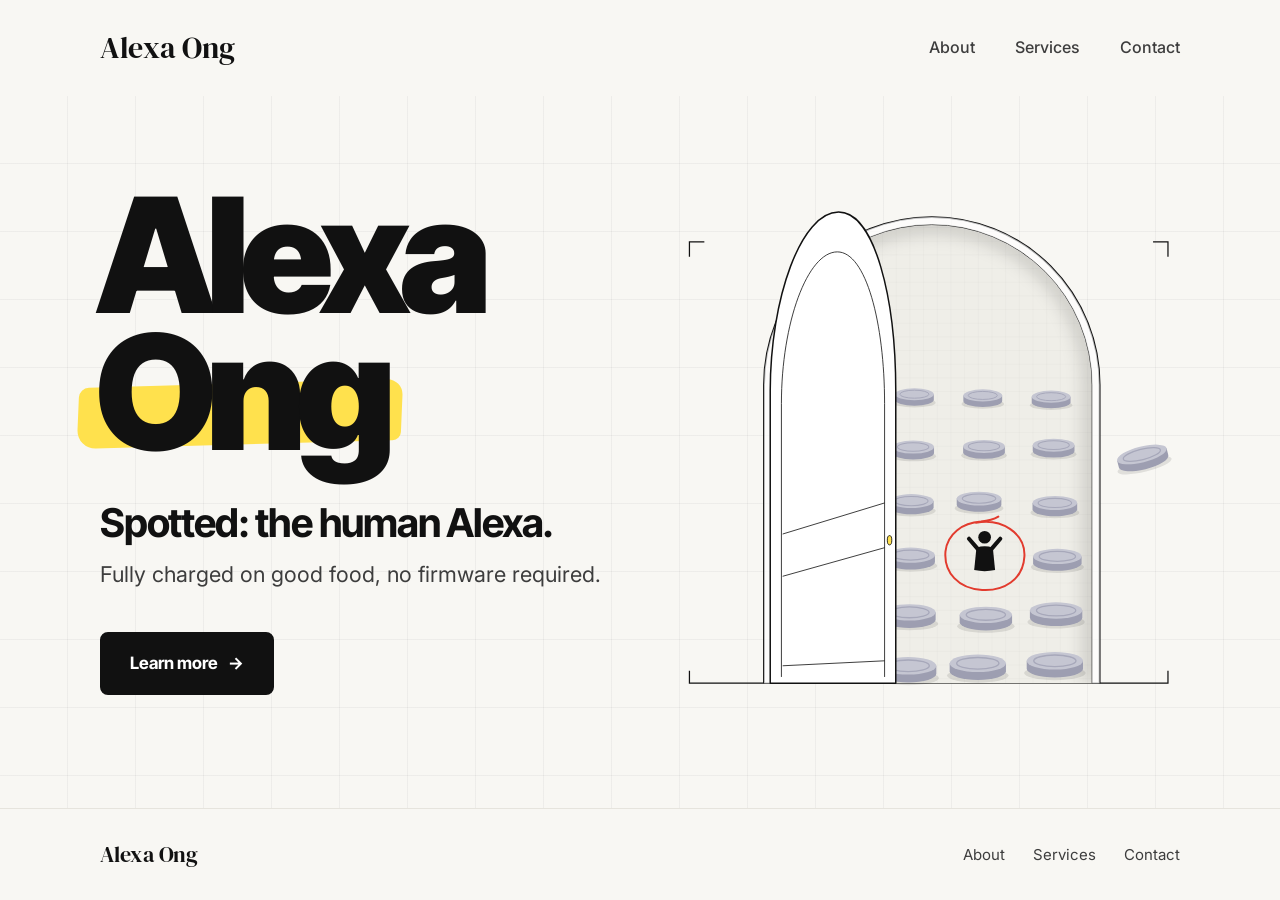
<file: index.html>
<!doctype html>
<html lang="en">
<head>
  <meta charset="utf-8">
  <meta name="viewport" content="width=device-width, initial-scale=1">
  <title>Alexa Ong | Strategy, investing &amp; BizOps</title>
  <meta name="description" content="Alexa Ong: strategy consultant turned public-markets investor turned BizOps operator. Career and operator coaching for people working across strategy, investing and operations.">
  <meta property="og:title" content="Alexa Ong | Strategy, investing &amp; BizOps">
  <meta property="og:description" content="Spotted: the human Alexa. Strategy, investing and BizOps, plus coaching and consulting.">
  <meta property="og:type" content="website">
  <link rel="icon" href="data:image/svg+xml,%3Csvg xmlns='http://www.w3.org/2000/svg' viewBox='0 0 32 32'%3E%3Crect width='32' height='32' rx='7' fill='%23ffe14d'/%3E%3Ctext x='16' y='23' font-family='Georgia,serif' font-size='20' text-anchor='middle' fill='%23111'%3EA%3C/text%3E%3C/svg%3E">
  <link rel="preconnect" href="https://fonts.googleapis.com">
  <link rel="preconnect" href="https://fonts.gstatic.com" crossorigin>
  <link href="https://fonts.googleapis.com/css2?family=Caveat:wght@600&family=DM+Serif+Display&family=Inter+Tight:wght@600;700;800;900&family=Inter:wght@400;500;600&display=swap" rel="stylesheet">
  <link rel="stylesheet" href="css/base.css?v=2">
  <link rel="stylesheet" href="css/home.css?v=2">
</head>
<body class="page-home">
  <a class="skip-link" href="#main">Skip to content</a>

  <header class="site-header">
    <div class="container">
      <a class="wordmark" href="index.html">Alexa Ong</a>
      <button class="nav-toggle" aria-expanded="false" aria-controls="site-nav" aria-label="Menu"><span class="nav-toggle-bars"></span></button>
      <nav class="site-nav" id="site-nav" aria-label="Main">
        <ul class="nav-list">
          <li><a href="about.html"><span class="nav-label">About</span></a></li>
          <li><a href="services.html"><span class="nav-label">Services</span><span class="nav-tag">work with me</span></a></li>
          <li><a href="contact.html"><span class="nav-label">Contact</span><span class="nav-tag">say hi</span></a></li>
        </ul>
      </nav>
    </div>
  </header>

  <main id="main" class="grid-bg">
    <section class="hero">
      <div class="container">
        <div class="hero-copy">
          <h1 class="hero-name"><span>Alexa</span><span class="hl">Ong</span></h1>
          <p class="tagline">
            <strong>Spotted: the human Alexa.</strong>
            <span>Fully charged on good food, no firmware required.</span>
          </p>
          <a class="btn" href="about.html">Learn more <span class="arrow" aria-hidden="true">→</span></a>
        </div>

        <div class="door-art">
          <svg viewBox="0 0 810 820" role="img" aria-labelledby="art-title">
            <title id="art-title">An open arched doorway full of identical grey smart-speaker pucks, with one human standing among them, circled in red.</title>
            <defs>
              <pattern id="room-grid" width="22" height="22" patternUnits="userSpaceOnUse">
                <path d="M22 0H0V22" fill="none" stroke="rgba(17,17,17,.07)" stroke-width="1"/>
              </pattern>
              <clipPath id="room-clip">
                <path d="M152 800V320A258 258 0 0 1 668 320V800Z"/>
              </clipPath>
              <filter id="soft" x="-20%" y="-20%" width="140%" height="140%">
                <feGaussianBlur stdDeviation="12"/>
              </filter>
              <symbol id="puck" overflow="visible"><g transform="scale(1.22)">
                <ellipse cx="0" cy="14" rx="35" ry="8" fill="rgba(17,17,17,.10)"/>
                <path d="M-32 0V9A32 10 0 0 0 32 9V0Z" fill="#9d9eb1"/>
                <ellipse cx="0" cy="0" rx="32" ry="10" fill="#c5c6d2"/>
                <ellipse cx="0" cy="0" rx="24" ry="6.6" fill="none" stroke="#a7a8ba" stroke-width="1.6"/>
              </g></symbol>
            </defs>

            <!-- Crop marks + floor -->
            <g fill="none" stroke="#111" stroke-width="2">
              <path d="M20 114V90H44"/>
              <path d="M766 90H790V114"/>
              <path d="M20 780V800H790V780"/>
            </g>

            <!-- Room -->
            <path d="M152 800V320A258 258 0 0 1 668 320V800Z" fill="#efeee8"/>
            <g clip-path="url(#room-clip)">
              <rect x="140" y="40" width="540" height="770" fill="url(#room-grid)"/>
              <path d="M152 800V320A258 258 0 0 1 668 320V800" fill="none" stroke="rgba(17,17,17,.13)" stroke-width="34" filter="url(#soft)"/>
            </g>

            <!-- Pucks (generic, unbranded) -->
            <g class="puck" transform="translate(382 335) scale(.8)"><use href="#puck"/><ellipse class="ring" rx="34" ry="10.4" style="animation-delay:.2s"/></g>
            <g class="puck" transform="translate(492 337) scale(.8)"><use href="#puck"/><ellipse class="ring" rx="34" ry="10.4" style="animation-delay:1.4s"/></g>
            <g class="puck" transform="translate(602 339) scale(.8)"><use href="#puck"/><ellipse class="ring" rx="34" ry="10.4" style="animation-delay:2.6s"/></g>

            <g class="puck" transform="translate(380 420) scale(.86)"><use href="#puck"/><ellipse class="ring" rx="34" ry="10.4" style="animation-delay:3.1s"/></g>
            <g class="puck" transform="translate(494 419) scale(.86)"><use href="#puck"/><ellipse class="ring" rx="34" ry="10.4" style="animation-delay:.8s"/></g>
            <g class="puck" transform="translate(606 417) scale(.86)"><use href="#puck"/><ellipse class="ring" rx="34" ry="10.4" style="animation-delay:2s"/></g>

            <g class="puck" transform="translate(377 507) scale(.92)"><use href="#puck"/><ellipse class="ring" rx="34" ry="10.4" style="animation-delay:1.7s"/></g>
            <g class="puck" transform="translate(486 503) scale(.92)"><use href="#puck"/><ellipse class="ring" rx="34" ry="10.4" style="animation-delay:3.5s"/></g>
            <g class="puck" transform="translate(608 510) scale(.92)"><use href="#puck"/><ellipse class="ring" rx="34" ry="10.4" style="animation-delay:.5s"/></g>

            <g class="puck" transform="translate(376 594) scale(1)"><use href="#puck"/><ellipse class="ring" rx="34" ry="10.4" style="animation-delay:2.3s"/></g>
            <g class="puck" transform="translate(612 596) scale(1)"><use href="#puck"/><ellipse class="ring" rx="34" ry="10.4" style="animation-delay:1.1s"/></g>

            <g class="puck" transform="translate(374 686) scale(1.08)"><use href="#puck"/><ellipse class="ring" rx="34" ry="10.4" style="animation-delay:3.8s"/></g>
            <g class="puck" transform="translate(497 690) scale(1.08)"><use href="#puck"/><ellipse class="ring" rx="34" ry="10.4" style="animation-delay:.1s"/></g>
            <g class="puck" transform="translate(610 683) scale(1.08)"><use href="#puck"/><ellipse class="ring" rx="34" ry="10.4" style="animation-delay:2.9s"/></g>

            <g class="puck" transform="translate(372 772) scale(1.16)"><use href="#puck"/><ellipse class="ring" rx="34" ry="10.4" style="animation-delay:1.9s"/></g>
            <g class="puck" transform="translate(484 768) scale(1.16)"><use href="#puck"/><ellipse class="ring" rx="34" ry="10.4" style="animation-delay:.6s"/></g>
            <g class="puck" transform="translate(608 764) scale(1.16)"><use href="#puck"/><ellipse class="ring" rx="34" ry="10.4" style="animation-delay:3.3s"/></g>

            <!-- Arch frame -->
            <path d="M140 800V320A270 270 0 0 1 680 320V800" fill="none" stroke="#111" stroke-width="3"/>
            <path d="M152 800V320A258 258 0 0 1 668 320V800" fill="none" stroke="#111" stroke-width="1.4"/>
            <path d="M140 320A270 270 0 0 1 680 320V800H668V320A258 258 0 0 0 152 320V800H140Z" fill="#fff" fill-opacity=".7"/>

            <!-- Open door -->
            <g stroke="#111" stroke-linejoin="round">
              <path d="M150 800V330C150 180 200 42 260 42C318 42 352 180 352 330V800Z" fill="#fff" stroke-width="2.4"/>
              <path d="M168 790V350C168 220 210 106 258 106C304 106 334 220 334 350V790" fill="none" stroke-width="1.3"/>
              <path d="M170 560L334 510" fill="none" stroke-width="1.3"/>
              <path d="M170 628L334 582" fill="none" stroke-width="1.3"/>
              <path d="M170 772L334 764" fill="none" stroke-width="1.3"/>
              <ellipse cx="342" cy="570" rx="3.6" ry="7.5" fill="#ffe14d" stroke-width="1.4"/>
            </g>

            <!-- One puck escaping the room -->
            <g transform="translate(748 432) rotate(-14) scale(1.05)">
              <g class="tumbler puck"><use href="#puck"/><ellipse class="ring" rx="34" ry="10.4" style="animation-delay:1.5s"/></g>
            </g>

            <!-- The human. Click me. -->
            <a href="about.html" class="human-link" aria-label="That's me. Go to About.">
              <g transform="translate(495 594)">
                <circle class="human-hit" r="68"/>
                <g transform="scale(1.2)">
                  <g class="human" fill="#111">
                    <circle cx="0" cy="-24" r="8.5"/>
                    <path d="M-11 -10Q0 -14 11 -10L14 20Q0 23 -14 20Z"/>
                    <path d="M-9 -8L-21 -22M9 -8L21 -22" stroke="#111" stroke-width="5.5" stroke-linecap="round" fill="none"/>
                  </g>
                </g>
                <path class="red-circle" d="M-14 -52C26 -60 66 -36 64 2C62 40 30 58 -4 56C-42 54 -66 28 -63 -6C-60 -34 -36 -52 -6 -54C4 -55 14 -57 22 -62"/>
                <text class="human-label" x="-4" y="98" text-anchor="middle">that's me →</text>
              </g>
            </a>
          </svg>
        </div>
      </div>
    </section>
  </main>

  <footer class="site-footer">
    <div class="container">
      <a class="wordmark" href="index.html">Alexa Ong</a>
      <ul class="footer-nav">
        <li><a href="about.html">About</a></li>
        <li><a href="services.html">Services</a></li>
        <li><a href="contact.html">Contact</a></li>
      </ul>
    </div>
  </footer>

  <script src="js/main.js?v=2"></script>
</body>
</html>
</file>
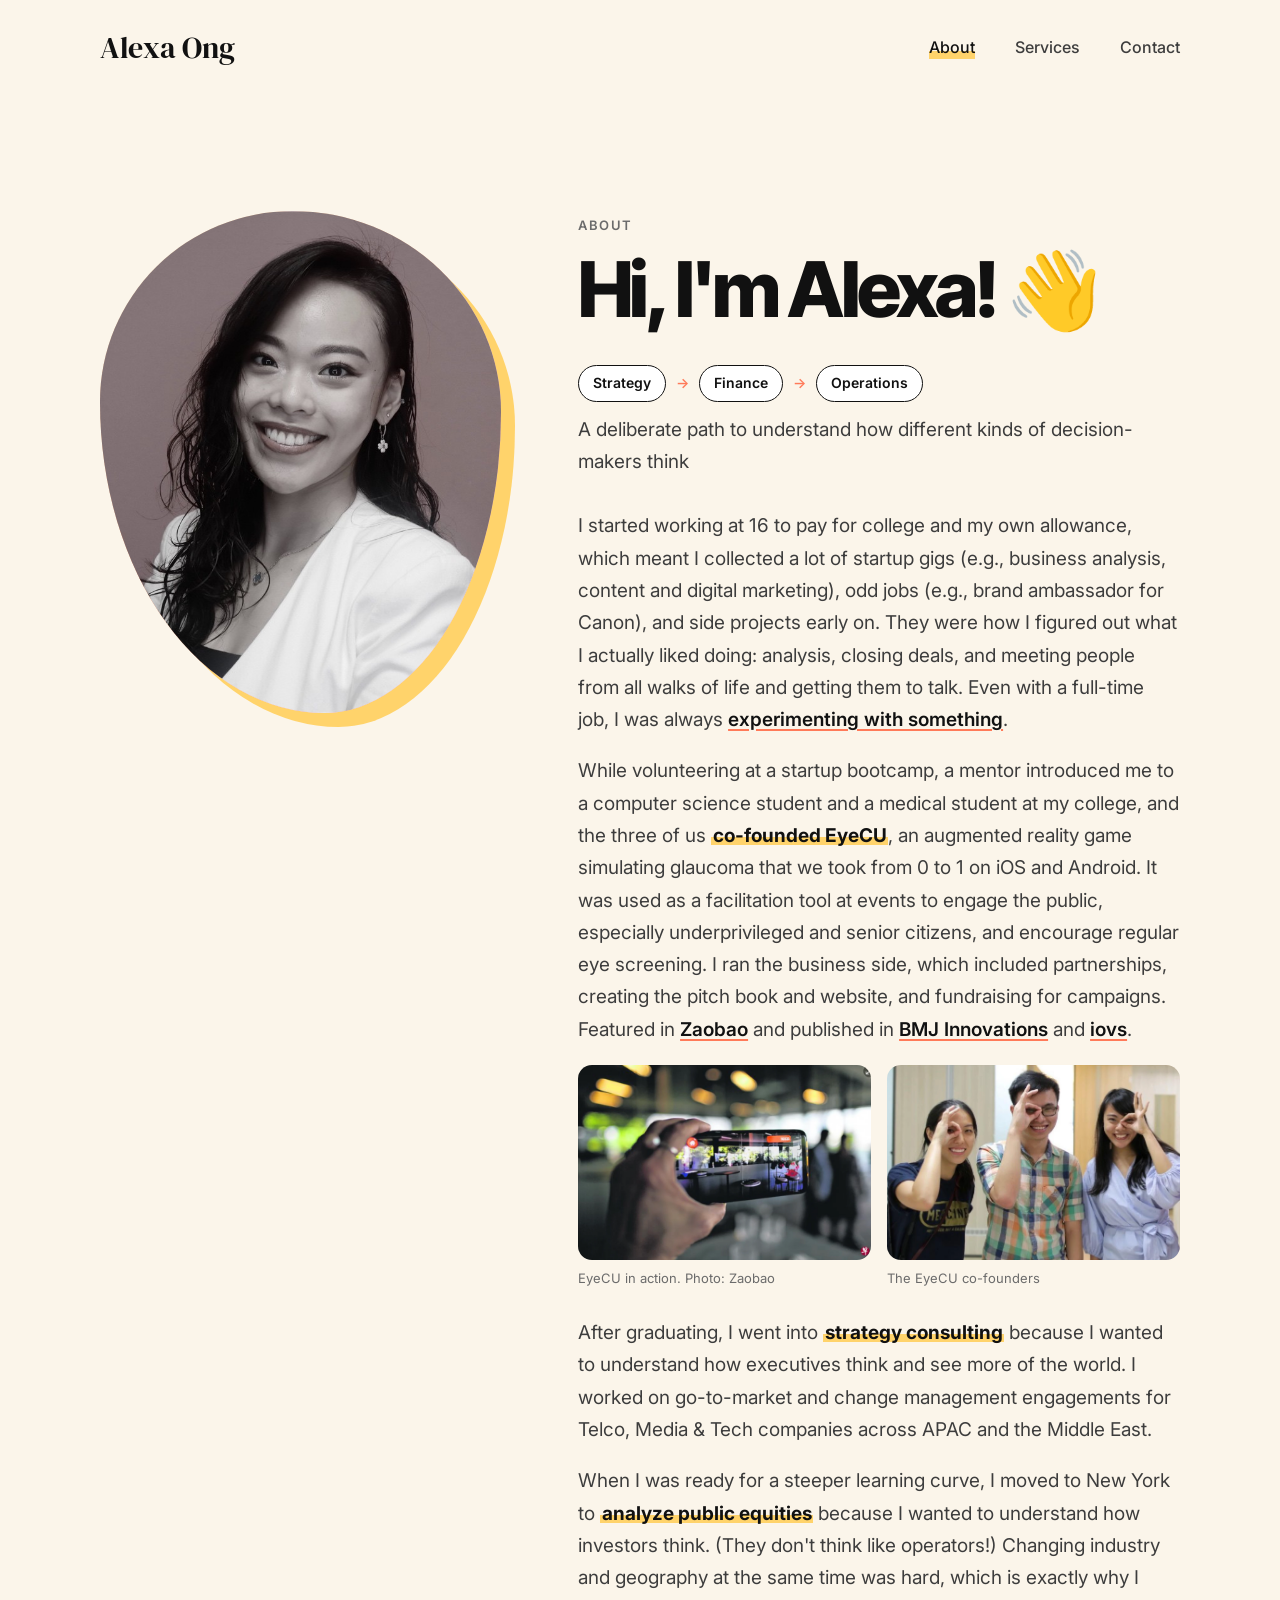
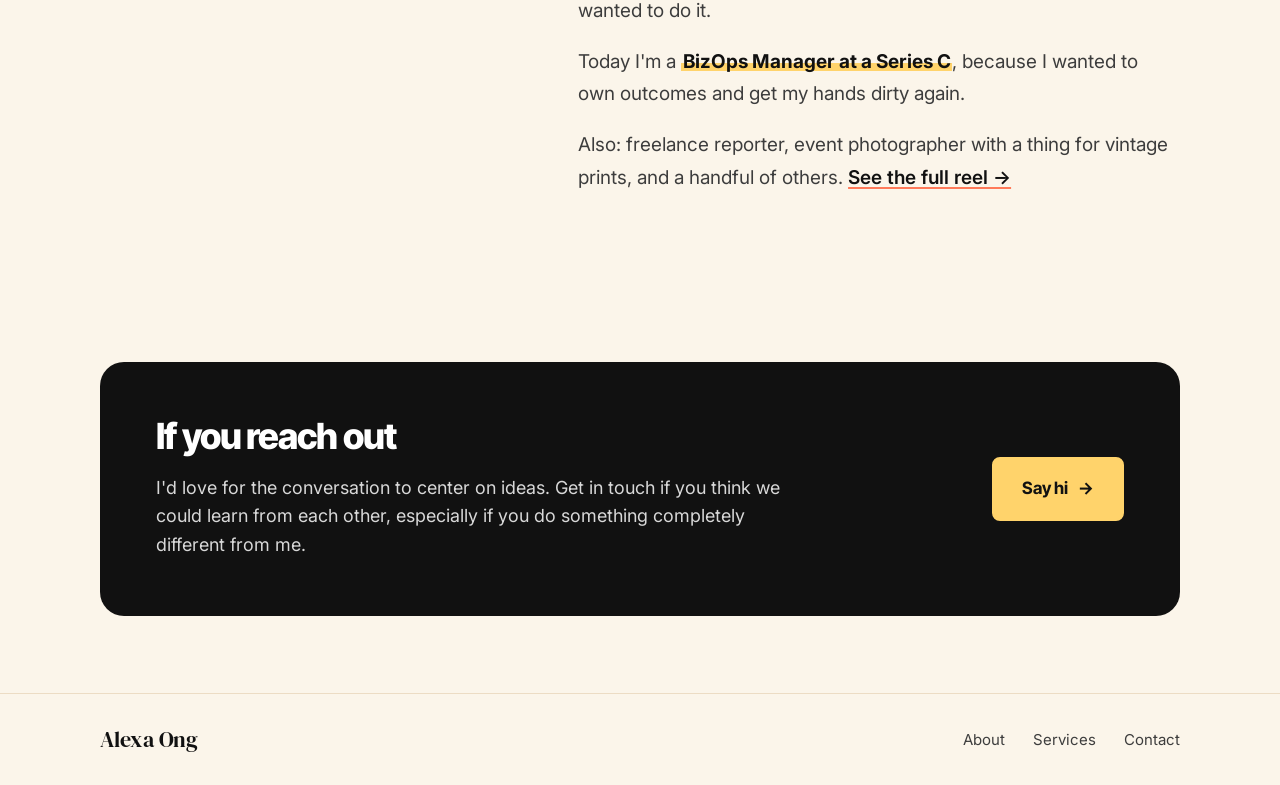
<file: about.html>
<!doctype html>
<html lang="en">
<head>
  <meta charset="utf-8">
  <meta name="viewport" content="width=device-width, initial-scale=1">
  <title>About | Alexa Ong | Strategy, investing &amp; BizOps</title>
  <meta name="description" content="About Alexa Ong: from startup side gigs at 16 to strategy consulting across APAC and the Middle East, public markets in New York, and BizOps at a Series C.">
  <meta property="og:title" content="About Alexa Ong">
  <meta property="og:description" content="Strategy → finance → operations. Alexa Ong's story, from side gigs at 16 to BizOps.">
  <meta property="og:type" content="website">
  <link rel="icon" href="data:image/svg+xml,%3Csvg xmlns='http://www.w3.org/2000/svg' viewBox='0 0 32 32'%3E%3Crect width='32' height='32' rx='7' fill='%23ffe14d'/%3E%3Ctext x='16' y='23' font-family='Georgia,serif' font-size='20' text-anchor='middle' fill='%23111'%3EA%3C/text%3E%3C/svg%3E">
  <link rel="preconnect" href="https://fonts.googleapis.com">
  <link rel="preconnect" href="https://fonts.gstatic.com" crossorigin>
  <link href="https://fonts.googleapis.com/css2?family=DM+Serif+Display&family=Inter+Tight:wght@600;700;800;900&family=Inter:wght@400;500;600&display=swap" rel="stylesheet">
  <link rel="stylesheet" href="css/base.css?v=2">
  <link rel="stylesheet" href="css/about.css?v=2">
</head>
<body class="page-about">
  <a class="skip-link" href="#main">Skip to content</a>

  <header class="site-header">
    <div class="container">
      <a class="wordmark" href="index.html">Alexa Ong</a>
      <button class="nav-toggle" aria-expanded="false" aria-controls="site-nav" aria-label="Menu"><span class="nav-toggle-bars"></span></button>
      <nav class="site-nav" id="site-nav" aria-label="Main">
        <ul class="nav-list">
          <li><a href="about.html" aria-current="page"><span class="nav-label">About</span></a></li>
          <li><a href="services.html"><span class="nav-label">Services</span><span class="nav-tag">work with me</span></a></li>
          <li><a href="contact.html"><span class="nav-label">Contact</span><span class="nav-tag">say hi</span></a></li>
        </ul>
      </nav>
    </div>
  </header>

  <main id="main">
    <section class="page-hero about-hero">
      <div class="container">
        <div class="portrait">
          <img src="assets/alexa.jpg" alt="Alexa Ong smiling, in a white blazer">
        </div>

        <div class="story">
          <span class="eyebrow">About</span>
          <h1 class="page-title">Hi, I'm Alexa! <span class="wave" aria-hidden="true">👋</span></h1>

          <ul class="path" aria-label="Career path">
            <li>Strategy</li>
            <li class="arrow" aria-hidden="true">→</li>
            <li>Finance</li>
            <li class="arrow" aria-hidden="true">→</li>
            <li>Operations</li>
          </ul>
          <p class="path-note">A deliberate path to understand how different kinds of decision-makers think</p>

          <p>I started working at 16 to pay for college and my own allowance, which meant I collected a lot of startup gigs (e.g., business analysis, content and digital marketing), odd jobs (e.g., brand ambassador for Canon), and side projects early on. They were how I figured out what I actually liked doing: analysis, closing deals, and meeting people from all walks of life and getting them to talk. Even with a full-time job, I was always <a href="reel.html">experimenting with something</a>.</p>

          <p>While volunteering at a startup bootcamp, a mentor introduced me to a computer science student and a medical student at my college, and the three of us <strong class="marker">co-founded EyeCU</strong>, an augmented reality game simulating glaucoma that we took from 0 to 1 on iOS and Android. It was used as a facilitation tool at events to engage the public, especially underprivileged and senior citizens, and encourage regular eye screening. I ran the business side, which included partnerships, creating the pitch book and website, and fundraising for campaigns. Featured in <a href="https://www.zaobao.com.sg/zlifestyle/trending/story20181017-899700" target="_blank" rel="noopener">Zaobao</a> and published in <a href="https://innovations.bmj.com/content/7/2/278" target="_blank" rel="noopener">BMJ Innovations</a> and <a href="https://iovs.arvojournals.org/article.aspx?articleid=2746090" target="_blank" rel="noopener">iovs</a>.</p>

          <div class="about-photos">
            <figure>
              <img src="assets/eyecu-app.webp" alt="A hand holding a phone running the EyeCU augmented reality game, with glaucoma-like blotches over the camera view" loading="lazy">
              <figcaption>EyeCU in action. Photo: Zaobao</figcaption>
            </figure>
            <figure>
              <img src="assets/eyecu-team.webp" alt="Alexa and her two EyeCU co-founders smiling, each making a circle over one eye with their fingers" loading="lazy">
              <figcaption>The EyeCU co-founders</figcaption>
            </figure>
          </div>

          <p>After graduating, I went into <strong class="marker">strategy consulting</strong> because I wanted to understand how executives think and see more of the world. I worked on go-to-market and change management engagements for Telco, Media &amp; Tech companies across APAC and the Middle East.</p>

          <p>When I was ready for a steeper learning curve, I moved to New York to <strong class="marker">analyze public equities</strong> because I wanted to understand how investors think. (They don't think like operators!) Changing industry and geography at the same time was hard, which is exactly why I wanted to do it.</p>

          <p>Today I'm a <strong class="marker">BizOps Manager at a Series C</strong>, because I wanted to own outcomes and get my hands dirty again.</p>

          <p>Also: freelance reporter, event photographer with a thing for vintage prints, and a handful of others. <a href="reel.html">See the full reel →</a></p>
        </div>
      </div>
    </section>

    <section class="section">
      <div class="container">
        <div class="reach-out">
          <div>
            <h2>If you reach out</h2>
            <p>I'd love for the conversation to center on ideas. Get in touch if you think we could learn from each other, especially if you do something completely different from me.</p>
          </div>
          <a class="btn" href="contact.html">Say hi <span class="arrow" aria-hidden="true">→</span></a>
        </div>
      </div>
    </section>
  </main>

  <footer class="site-footer">
    <div class="container">
      <a class="wordmark" href="index.html">Alexa Ong</a>
      <ul class="footer-nav">
        <li><a href="about.html">About</a></li>
        <li><a href="services.html">Services</a></li>
        <li><a href="contact.html">Contact</a></li>
      </ul>
    </div>
  </footer>

  <script src="js/main.js?v=2"></script>
</body>
</html>
</file>
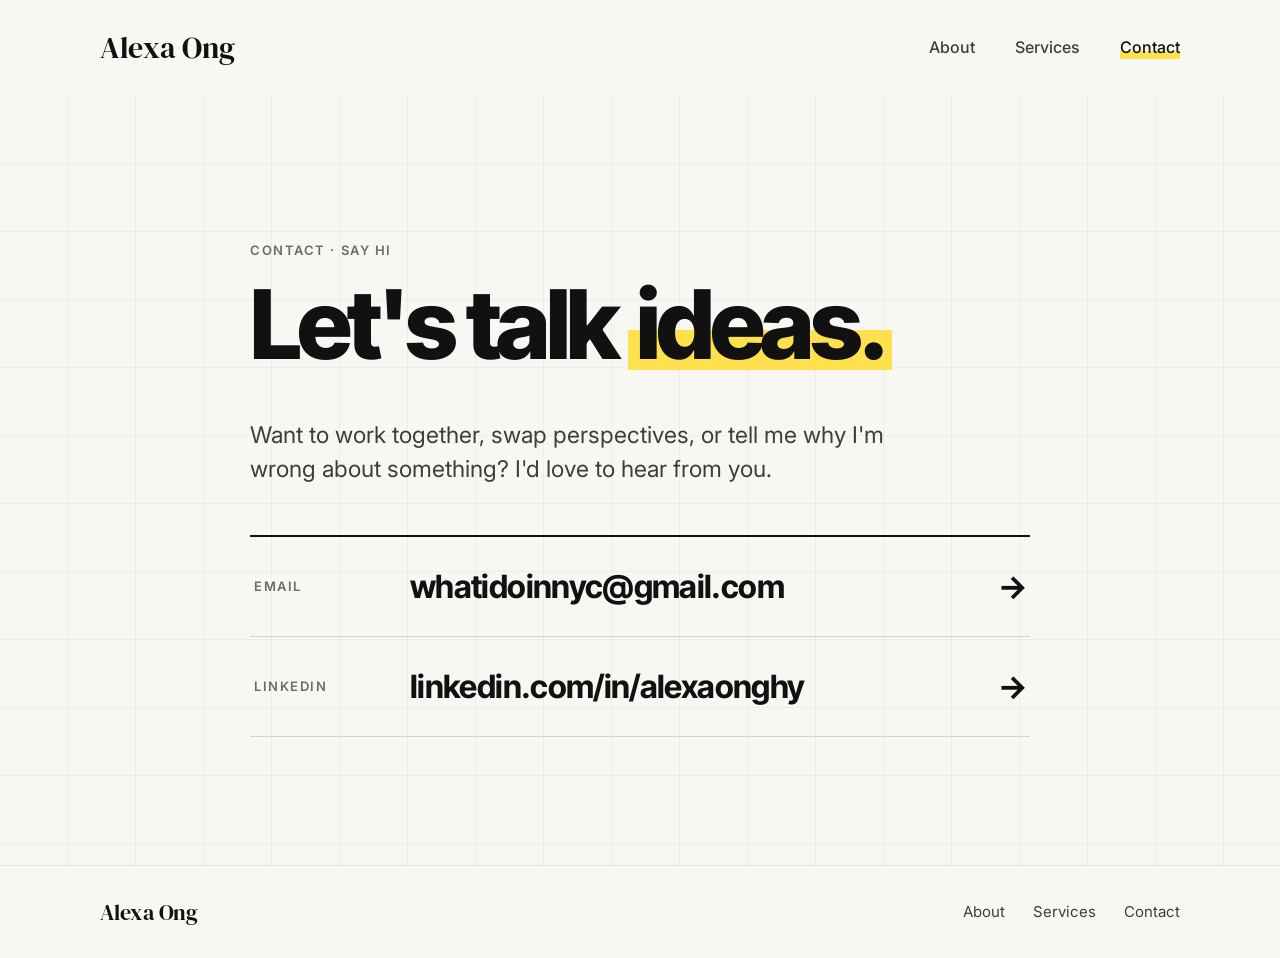
<file: contact.html>
<!doctype html>
<html lang="en">
<head>
  <meta charset="utf-8">
  <meta name="viewport" content="width=device-width, initial-scale=1">
  <title>Contact | Alexa Ong | Strategy, investing &amp; BizOps</title>
  <meta name="description" content="Get in touch with Alexa Ong to work together, swap perspectives, or talk ideas.">
  <meta property="og:title" content="Contact Alexa Ong">
  <meta property="og:description" content="Let's talk ideas.">
  <meta property="og:type" content="website">
  <link rel="icon" href="data:image/svg+xml,%3Csvg xmlns='http://www.w3.org/2000/svg' viewBox='0 0 32 32'%3E%3Crect width='32' height='32' rx='7' fill='%23ffe14d'/%3E%3Ctext x='16' y='23' font-family='Georgia,serif' font-size='20' text-anchor='middle' fill='%23111'%3EA%3C/text%3E%3C/svg%3E">
  <link rel="preconnect" href="https://fonts.googleapis.com">
  <link rel="preconnect" href="https://fonts.gstatic.com" crossorigin>
  <link href="https://fonts.googleapis.com/css2?family=DM+Serif+Display&family=Inter+Tight:wght@600;700;800;900&family=Inter:wght@400;500;600&display=swap" rel="stylesheet">
  <link rel="stylesheet" href="css/base.css?v=2">
  <link rel="stylesheet" href="css/contact.css?v=2">
</head>
<body class="page-contact">
  <a class="skip-link" href="#main">Skip to content</a>

  <header class="site-header">
    <div class="container">
      <a class="wordmark" href="index.html">Alexa Ong</a>
      <button class="nav-toggle" aria-expanded="false" aria-controls="site-nav" aria-label="Menu"><span class="nav-toggle-bars"></span></button>
      <nav class="site-nav" id="site-nav" aria-label="Main">
        <ul class="nav-list">
          <li><a href="about.html"><span class="nav-label">About</span></a></li>
          <li><a href="services.html"><span class="nav-label">Services</span><span class="nav-tag">work with me</span></a></li>
          <li><a href="contact.html" aria-current="page"><span class="nav-label">Contact</span><span class="nav-tag">say hi</span></a></li>
        </ul>
      </nav>
    </div>
  </header>

  <main id="main" class="grid-bg">
    <section class="contact">
      <div class="container">
        <span class="eyebrow">Contact · say hi</span>
        <h1 class="page-title">Let's talk <span class="marker">ideas.</span></h1>
        <p class="lede">Want to work together, swap perspectives, or tell me why I'm wrong about something? I'd love to hear from you.</p>

        <ul class="contact-links">
          <li><a href="mailto:whatidoinnyc@gmail.com"><span class="contact-kind">Email</span><span>whatidoinnyc@gmail.com</span><span class="arrow" aria-hidden="true">→</span></a></li>
          <li><a href="https://www.linkedin.com/in/alexaonghy/" target="_blank" rel="noopener"><span class="contact-kind">LinkedIn</span><span>linkedin.com/in/alexaonghy</span><span class="arrow" aria-hidden="true">→</span></a></li>
        </ul>
      </div>
    </section>
  </main>

  <footer class="site-footer">
    <div class="container">
      <a class="wordmark" href="index.html">Alexa Ong</a>
      <ul class="footer-nav">
        <li><a href="about.html">About</a></li>
        <li><a href="services.html">Services</a></li>
        <li><a href="contact.html">Contact</a></li>
      </ul>
    </div>
  </footer>

  <script src="js/main.js?v=2"></script>
</body>
</html>
</file>
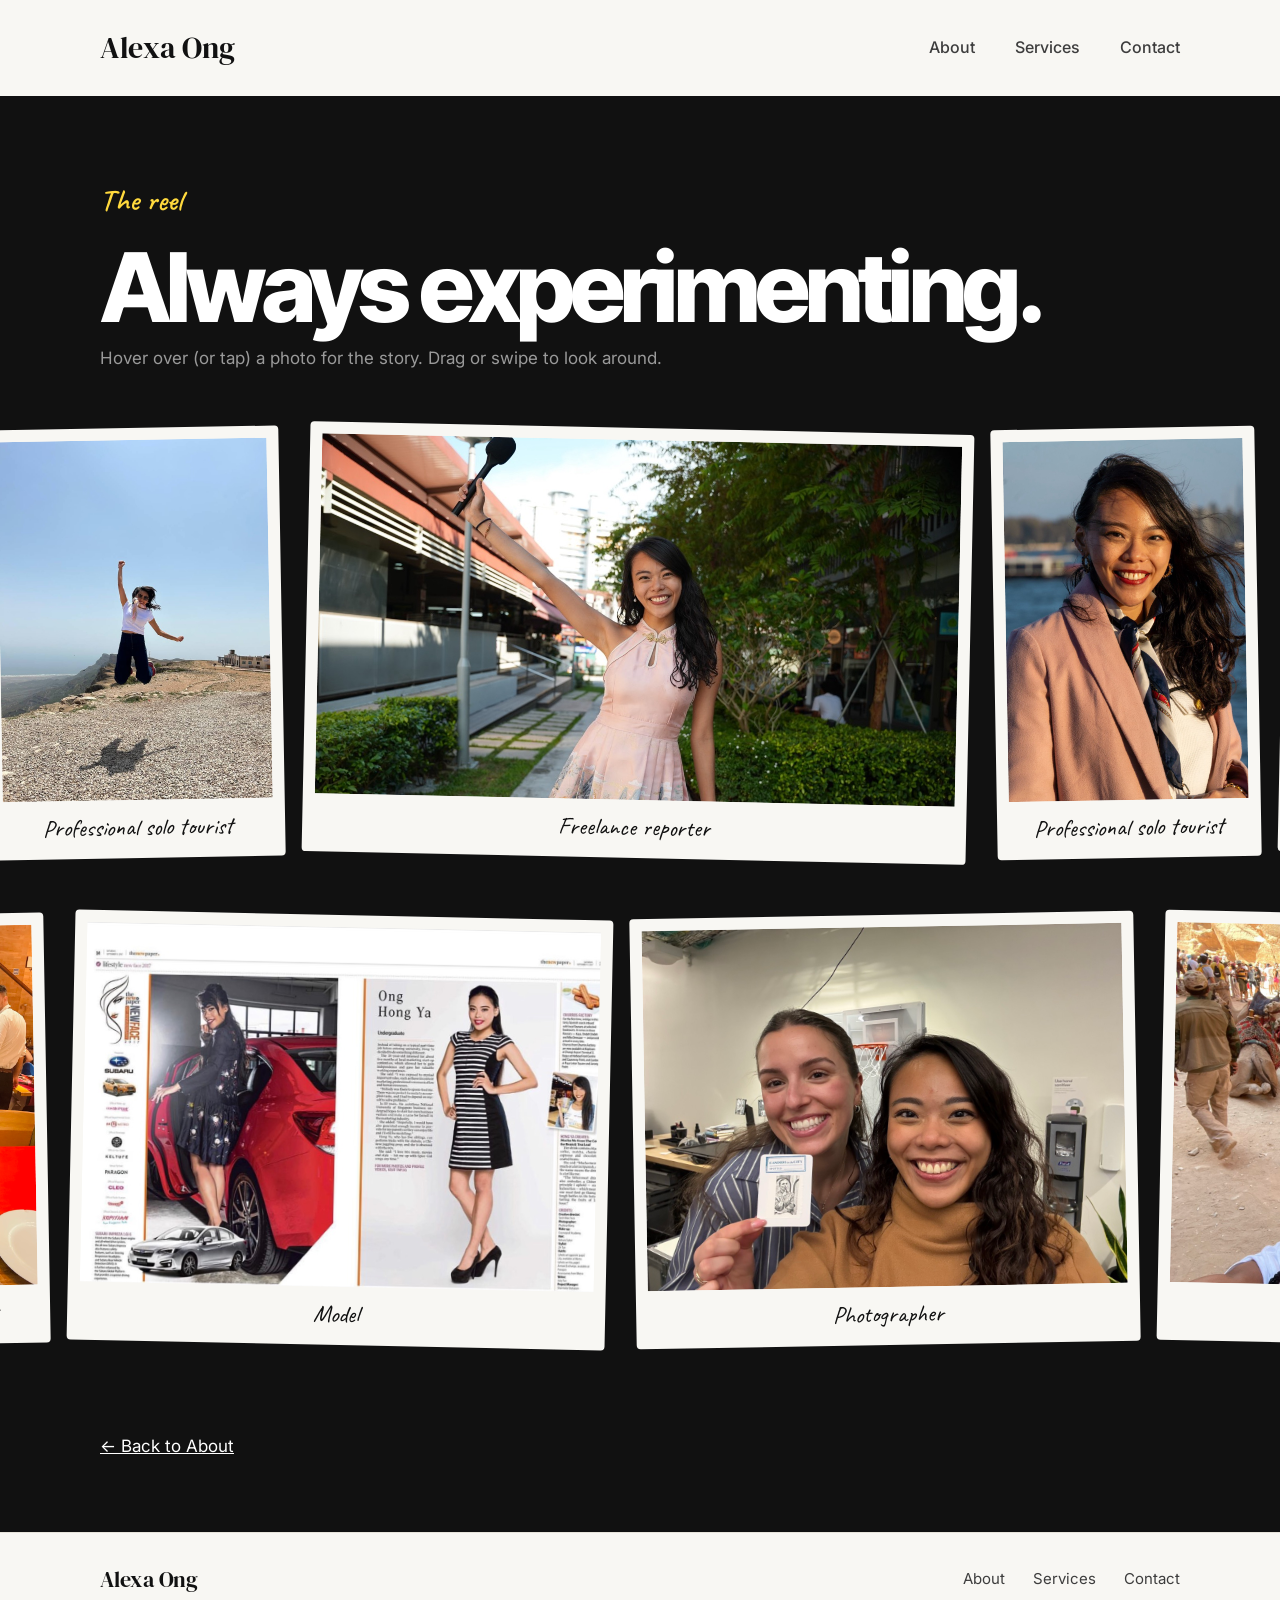
<file: reel.html>
<!doctype html>
<html lang="en">
<head>
  <meta charset="utf-8">
  <meta name="viewport" content="width=device-width, initial-scale=1">
  <title>The Reel | Alexa Ong | Strategy, investing &amp; BizOps</title>
  <meta name="description" content="A moving reel of Alexa Ong's odd jobs and side hustles.">
  <meta property="og:title" content="The Reel | Alexa Ong">
  <meta property="og:description" content="Odd jobs and side hustles, in pictures.">
  <meta property="og:type" content="website">
  <link rel="icon" href="data:image/svg+xml,%3Csvg xmlns='http://www.w3.org/2000/svg' viewBox='0 0 32 32'%3E%3Crect width='32' height='32' rx='7' fill='%23ffe14d'/%3E%3Ctext x='16' y='23' font-family='Georgia,serif' font-size='20' text-anchor='middle' fill='%23111'%3EA%3C/text%3E%3C/svg%3E">
  <link rel="preconnect" href="https://fonts.googleapis.com">
  <link rel="preconnect" href="https://fonts.gstatic.com" crossorigin>
  <link href="https://fonts.googleapis.com/css2?family=Caveat:wght@600&family=DM+Serif+Display&family=Inter+Tight:wght@600;700;800;900&family=Inter:wght@400;500;600&display=swap" rel="stylesheet">
  <link rel="stylesheet" href="css/base.css?v=2">
  <link rel="stylesheet" href="css/reel.css?v=2">
</head>
<body class="page-reel">
  <a class="skip-link" href="#main">Skip to content</a>

  <header class="site-header">
    <div class="container">
      <a class="wordmark" href="index.html">Alexa Ong</a>
      <button class="nav-toggle" aria-expanded="false" aria-controls="site-nav" aria-label="Menu"><span class="nav-toggle-bars"></span></button>
      <nav class="site-nav" id="site-nav" aria-label="Main">
        <ul class="nav-list">
          <li><a href="about.html"><span class="nav-label">About</span></a></li>
          <li><a href="services.html"><span class="nav-label">Services</span><span class="nav-tag">work with me</span></a></li>
          <li><a href="contact.html"><span class="nav-label">Contact</span><span class="nav-tag">say hi</span></a></li>
        </ul>
      </nav>
    </div>
  </header>

  <main id="main">
    <section class="reel-hero">
      <div class="container">
        <span class="eyebrow">The reel</span>
        <h1 class="page-title">Always experimenting.</h1>
        <p class="reel-hint">Hover over (or tap) a photo for the story. Drag or swipe to look around.</p>
      </div>
    </section>

    <!-- One <figure> per photo: the image, a caption, and the note that pops up on hover or tap.
         Photos live in assets/reel/. js/reel.js copies the frames so each row loops seamlessly, and drifts the rows. -->
    <div class="reel" aria-label="Photos from odd jobs and side hustles">
      <div class="reel-row">
        <div class="reel-track">
          <figure class="frame" tabindex="0">
            <div class="frame-photo"><img src="assets/reel/salalah.jpg" alt="Alexa mid-jump on a clifftop in Salalah, Oman"></div>
            <figcaption>Professional solo tourist</figcaption>
            <p class="frame-note"><span>I travelled a lot during consulting days, exploring multiple countries by myself, especially in the Middle East and Europe. This is Salalah.</span></p>
          </figure>
          <figure class="frame" tabindex="0">
            <div class="frame-photo"><img src="assets/reel/reporter.jpg" alt="Alexa in a pink dress, holding a microphone up high"></div>
            <figcaption>Freelance reporter</figcaption>
            <p class="frame-note"><span>I approached strangers and interviewed them behind the camera for a YouTube channel with 4M+ subscribers.</span></p>
          </figure>
          <figure class="frame" tabindex="0">
            <div class="frame-photo"><img src="assets/reel/venice.jpg" alt="Portrait of Alexa smiling in a pink coat and silk scarf, with the water behind her in Venice"></div>
            <figcaption>Professional solo tourist</figcaption>
            <p class="frame-note"><span>I rewarded myself for my 26th birthday with a lovely trip to Venice, a magical place I'd always wanted to visit since I was young. I met Filippo, an Italian who shared how photography made him happy and allowed him to feel again. He offers photography services in Venice, and he took pictures of me for free, along with a mini tour. Reach out to me for his contact details if you're ever visiting!</span></p>
          </figure>
          <figure class="frame" tabindex="0">
            <div class="frame-photo"><img src="assets/reel/photographer-prints.jpg" alt="Four guests holding small black-and-white prints of photos taken of them"></div>
            <figcaption>Photographer</figcaption>
            <p class="frame-note"><span>I blend in at events, take candid photos, and hand vintage-inspired prints straight to guests as keepsakes.</span></p>
          </figure>
          <figure class="frame" tabindex="0">
            <div class="frame-photo"><img src="assets/reel/model-portrait.jpg" alt="Studio portrait of Alexa against an orange backdrop"></div>
            <figcaption>Model</figcaption>
            <p class="frame-note"><span>One of 20 chosen from hundreds of ladies for a national modelling competition. I did commercial shoots from high school through college, plus a few runway walks.</span></p>
          </figure>
          <figure class="frame" tabindex="0">
            <div class="frame-photo"><img src="assets/reel/muay-thai.jpg" alt="Alexa in boxing gloves beside a young sparring partner at a Muay Thai gym"></div>
            <figcaption>Muay Thai beginner</figcaption>
            <p class="frame-note"><span>I did a Muay Thai bootcamp in Thailand: 4 hours of classes a day, morning runs, and getting outfought by an 11-year-old girl. I'm terrible at it, and that was the point. I wanted proof that I can learn and try anything.</span></p>
          </figure>
        </div>
      </div>
      <div class="reel-row reel-row--reverse">
        <div class="reel-track">
          <figure class="frame" tabindex="0">
            <div class="frame-photo"><img src="assets/reel/petra.jpg?v=2" alt="Selfie of Alexa giving a thumbs up in front of the Treasury in Petra"></div>
            <figcaption>Self-organized “marathoner”</figcaption>
            <p class="frame-note"><span>I travelled a lot during consulting days, exploring multiple Middle Eastern countries by myself. I missed the Petra marathon, and am not fit enough to run it, so I ran my own little one.</span></p>
          </figure>
          <figure class="frame" tabindex="0">
            <div class="frame-photo"><img src="assets/reel/photographer-event.jpg" alt="Alexa laughing and shaking hands at an evening event"></div>
            <figcaption>Photographer</figcaption>
            <p class="frame-note"><span>I blend in at events, take candid photos, and hand vintage-inspired prints straight to guests as keepsakes.</span></p>
          </figure>
          <figure class="frame" tabindex="0">
            <div class="frame-photo"><img src="assets/reel/spain.jpg" alt="Alexa holding up a plate of tapas while a smiling waiter poses behind her in a restaurant in Spain"></div>
            <figcaption>Professional solo tourist</figcaption>
            <p class="frame-note"><span>While travelling alone, I try to talk to and learn from people in the country. That includes service staff at restaurants I visit 😃</span></p>
          </figure>
          <figure class="frame" tabindex="0">
            <div class="frame-photo"><img src="assets/reel/model-newspaper.jpg" alt="Newspaper spread from The New Paper&#x27;s New Face 2017 featuring Alexa"></div>
            <figcaption>Model</figcaption>
            <p class="frame-note"><span>One of 20 chosen from hundreds of ladies for a national modelling competition. I did commercial shoots from high school through college, plus a few runway walks.</span></p>
          </figure>
          <figure class="frame" tabindex="0">
            <div class="frame-photo"><img src="assets/reel/photographer-print.jpg?v=2" alt="Alexa and a guest smiling, the guest holding up a small printed photo"></div>
            <figcaption>Photographer</figcaption>
            <p class="frame-note"><span>I blend in at events, take candid photos, and hand vintage-inspired prints straight to guests as keepsakes.</span></p>
          </figure>
        </div>
      </div>
    </div>

    <p class="reel-back container"><a href="about.html">← Back to About</a></p>
  </main>

  <footer class="site-footer">
    <div class="container">
      <a class="wordmark" href="index.html">Alexa Ong</a>
      <ul class="footer-nav">
        <li><a href="about.html">About</a></li>
        <li><a href="services.html">Services</a></li>
        <li><a href="contact.html">Contact</a></li>
      </ul>
    </div>
  </footer>

  <script src="js/main.js?v=2"></script>
  <script src="js/reel.js?v=2"></script>
</body>
</html>
</file>
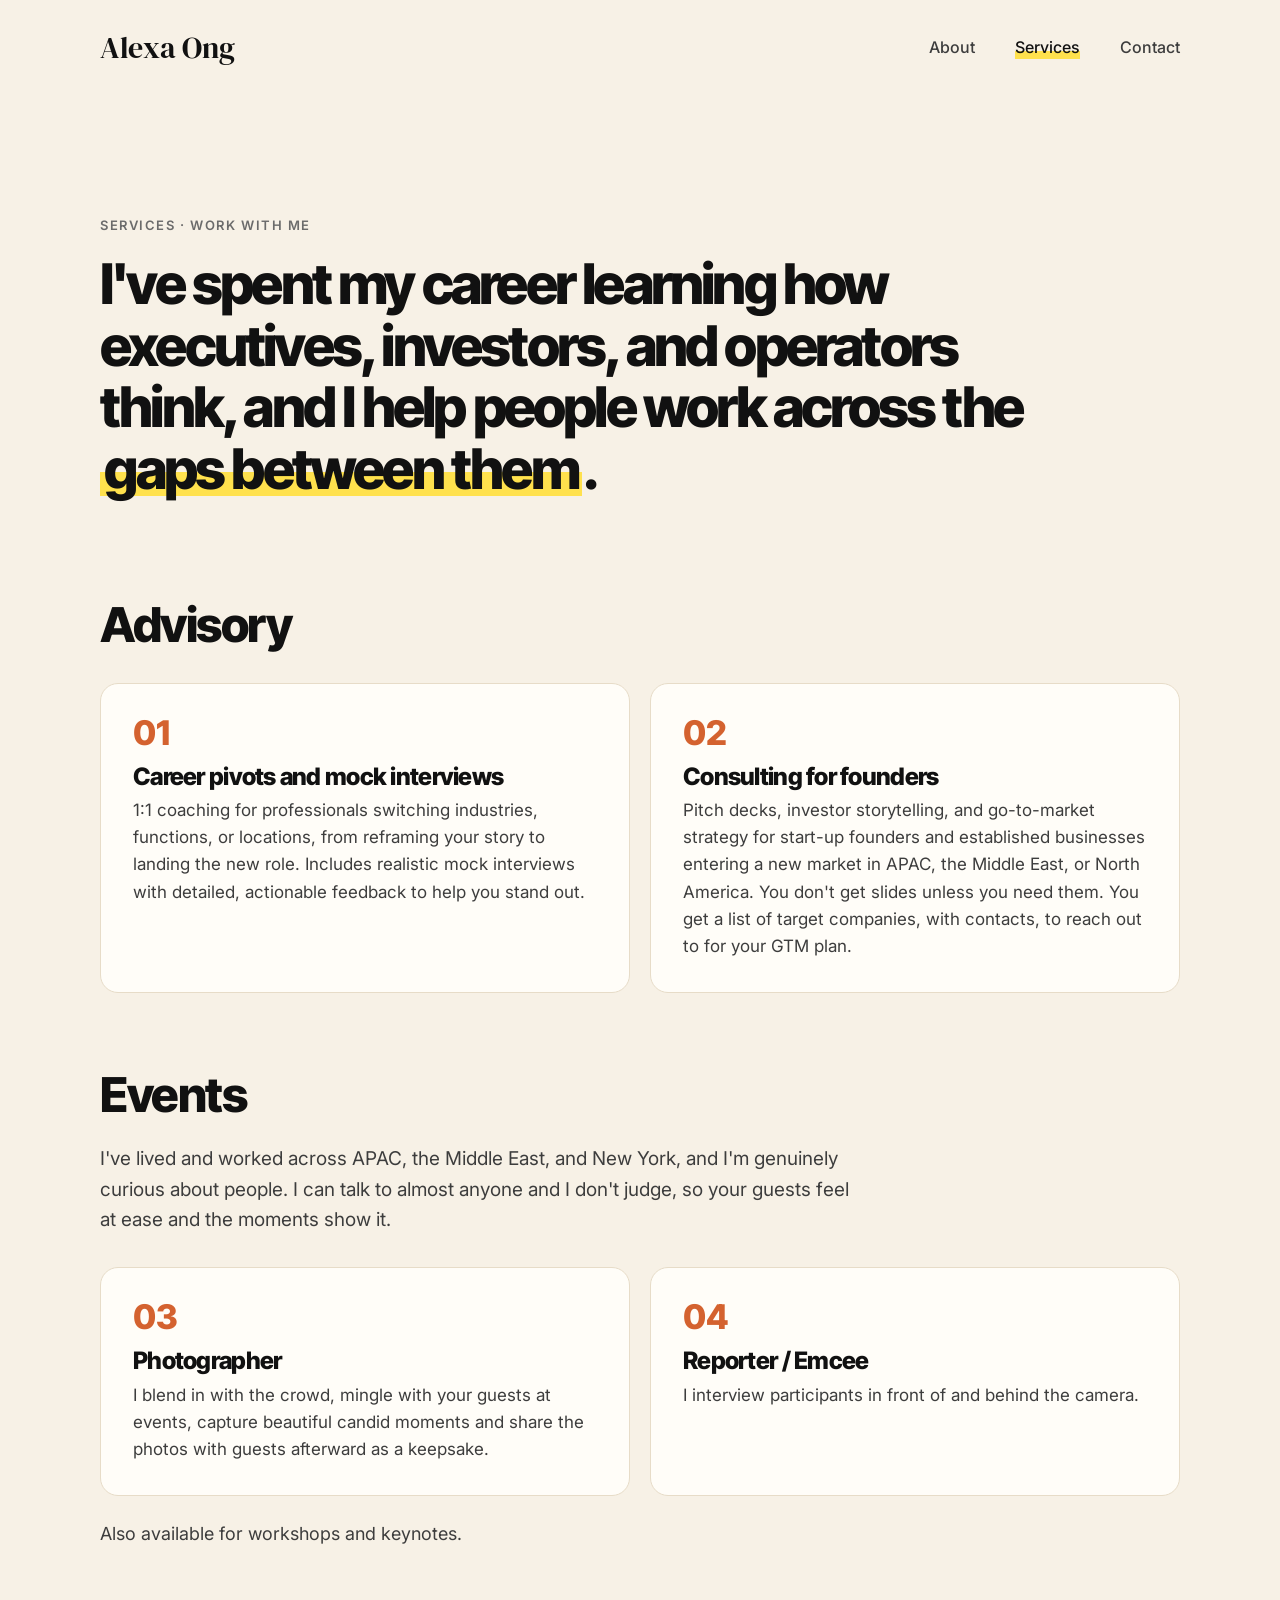
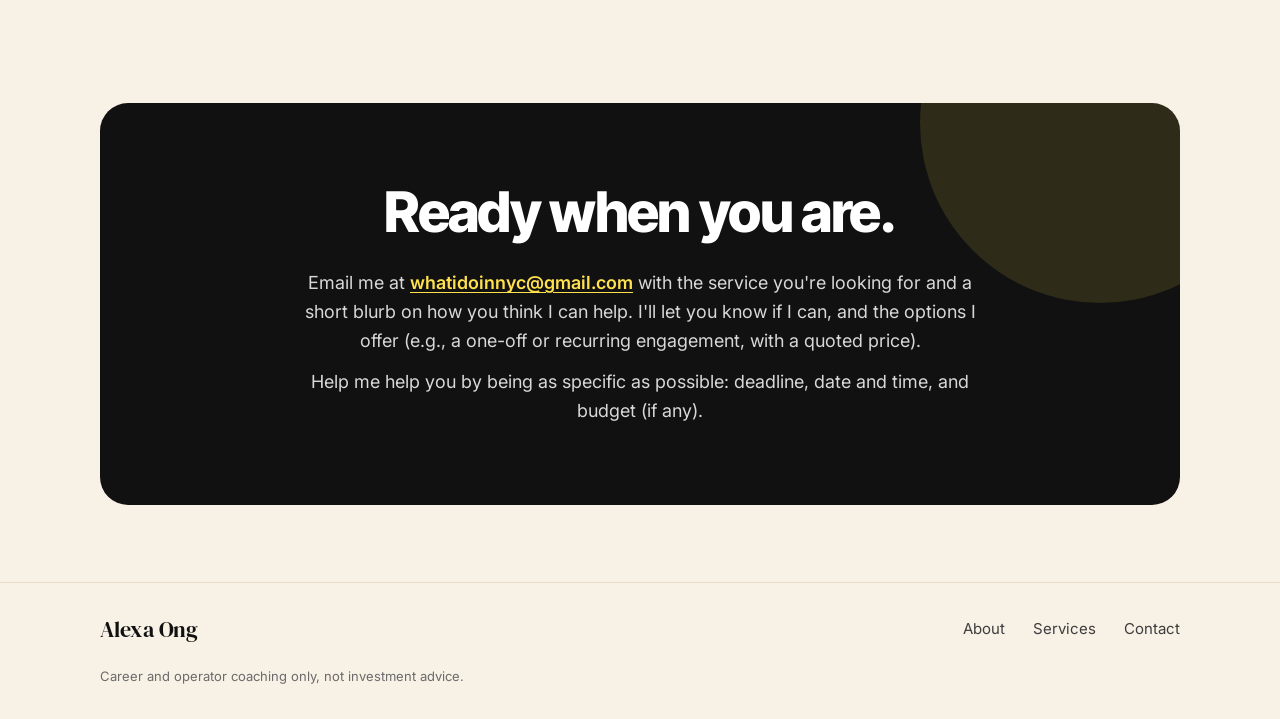
<file: services.html>
<!doctype html>
<html lang="en">
<head>
  <meta charset="utf-8">
  <meta name="viewport" content="width=device-width, initial-scale=1">
  <title>Services | Alexa Ong | Strategy, investing &amp; BizOps</title>
  <meta name="description" content="Work with Alexa Ong: career pivot coaching and mock interviews, go-to-market consulting for founders, and event photography and emceeing.">
  <meta property="og:title" content="Work with Alexa Ong">
  <meta property="og:description" content="Career and operator coaching across strategy, investing and operations.">
  <meta property="og:type" content="website">
  <link rel="icon" href="data:image/svg+xml,%3Csvg xmlns='http://www.w3.org/2000/svg' viewBox='0 0 32 32'%3E%3Crect width='32' height='32' rx='7' fill='%23ffe14d'/%3E%3Ctext x='16' y='23' font-family='Georgia,serif' font-size='20' text-anchor='middle' fill='%23111'%3EA%3C/text%3E%3C/svg%3E">
  <link rel="preconnect" href="https://fonts.googleapis.com">
  <link rel="preconnect" href="https://fonts.gstatic.com" crossorigin>
  <link href="https://fonts.googleapis.com/css2?family=DM+Serif+Display&family=Inter+Tight:wght@600;700;800;900&family=Inter:wght@400;500;600&display=swap" rel="stylesheet">
  <link rel="stylesheet" href="css/base.css?v=2">
  <link rel="stylesheet" href="css/services.css?v=2">
</head>
<body class="page-services">
  <a class="skip-link" href="#main">Skip to content</a>

  <header class="site-header">
    <div class="container">
      <a class="wordmark" href="index.html">Alexa Ong</a>
      <button class="nav-toggle" aria-expanded="false" aria-controls="site-nav" aria-label="Menu"><span class="nav-toggle-bars"></span></button>
      <nav class="site-nav" id="site-nav" aria-label="Main">
        <ul class="nav-list">
          <li><a href="about.html"><span class="nav-label">About</span></a></li>
          <li><a href="services.html" aria-current="page"><span class="nav-label">Services</span><span class="nav-tag">work with me</span></a></li>
          <li><a href="contact.html"><span class="nav-label">Contact</span><span class="nav-tag">say hi</span></a></li>
        </ul>
      </nav>
    </div>
  </header>

  <main id="main">
    <section class="page-hero services-hero">
      <div class="container">
        <span class="eyebrow">Services · work with me</span>
        <h1 class="page-title services-title">I've spent my career learning how executives, investors, and operators think, and I help people work across the <span class="marker">gaps between them</span>.</h1>
      </div>
    </section>

    <section class="section" style="padding-top: 0;">
      <div class="container">
        <h2 class="section-title">Advisory</h2>
        <div class="offer-grid">
          <article class="offer">
            <span class="offer-num">01</span>
            <h3>Career pivots and mock interviews</h3>
            <p>1:1 coaching for professionals switching industries, functions, or locations, from reframing your story to landing the new role. Includes realistic mock interviews with detailed, actionable feedback to help you stand out.</p>
          </article>
          <article class="offer">
            <span class="offer-num">02</span>
            <h3>Consulting for founders</h3>
            <p>Pitch decks, investor storytelling, and go-to-market strategy for start-up founders and established businesses entering a new market in APAC, the Middle East, or North America. You don't get slides unless you need them. You get a list of target companies, with contacts, to reach out to for your GTM plan.</p>
          </article>
        </div>
      </div>
    </section>

    <section class="section" style="padding-top: 0;">
      <div class="container">
        <h2 class="section-title">Events</h2>
        <p class="section-intro">I've lived and worked across APAC, the Middle East, and New York, and I'm genuinely curious about people. I can talk to almost anyone and I don't judge, so your guests feel at ease and the moments show it.</p>
        <div class="offer-grid">
          <article class="offer">
            <span class="offer-num">03</span>
            <h3>Photographer</h3>
            <p>I blend in with the crowd, mingle with your guests at events, capture beautiful candid moments and share the photos with guests afterward as a keepsake.</p>
          </article>
          <article class="offer">
            <span class="offer-num">04</span>
            <h3>Reporter / Emcee</h3>
            <p>I interview participants in front of and behind the camera.</p>
          </article>
        </div>
        <p class="offer-also">Also available for workshops and keynotes.</p>
      </div>
    </section>

    <section class="section">
      <div class="container">
        <div class="cta-band">
          <h2>Ready when you are.</h2>
          <p>Email me at <a href="mailto:whatidoinnyc@gmail.com">whatidoinnyc@gmail.com</a> with the service you're looking for and a short blurb on how you think I can help. I'll let you know if I can, and the options I offer (e.g., a one-off or recurring engagement, with a quoted price).</p>
          <p>Help me help you by being as specific as possible: deadline, date and time, and budget (if any).</p>
        </div>
      </div>
    </section>
  </main>

  <footer class="site-footer">
    <div class="container">
      <a class="wordmark" href="index.html">Alexa Ong</a>
      <ul class="footer-nav">
        <li><a href="about.html">About</a></li>
        <li><a href="services.html">Services</a></li>
        <li><a href="contact.html">Contact</a></li>
      </ul>
      <p class="footer-note">Career and operator coaching only, not investment advice.</p>
    </div>
  </footer>

  <script src="js/main.js?v=2"></script>
</body>
</html>
</file>
<file: css/base.css>
/* ==========================================================================
   Alexa Ong — shared styles
   Each page sets a theme via a class on <body> (see bottom of file).
   ========================================================================== */

:root {
  --paper: #f8f7f3;
  --ink: #111111;
  --ink-soft: #3d3d3d;
  --muted: #6b6b6b;
  --line: #e6e4dd;
  --grid: rgba(17, 17, 17, 0.045);
  --highlight: #ffe14d;
  --red: #e23b2e;

  --bg: var(--paper);
  --accent: var(--highlight);

  --font-serif: "DM Serif Display", Georgia, "Times New Roman", serif;
  --font-display: "Inter Tight", "Helvetica Neue", Arial, sans-serif;
  --font-body: "Inter", "Helvetica Neue", Arial, sans-serif;

  --max: 1160px;
  --gutter: clamp(16px, 4vw, 40px);
  --radius: 10px;
}

*,
*::before,
*::after { box-sizing: border-box; }

html { -webkit-text-size-adjust: 100%; scroll-behavior: smooth; }

body {
  margin: 0;
  background: var(--bg);
  color: var(--ink);
  font-family: var(--font-body);
  font-size: 17px;
  line-height: 1.6;
  -webkit-font-smoothing: antialiased;
  min-height: 100vh;
  display: flex;
  flex-direction: column;
  overflow-x: hidden;
}

main { flex: 1; }

img, svg { display: block; max-width: 100%; }

a { color: inherit; }

p { margin: 0 0 1em; }

h1, h2, h3 {
  font-family: var(--font-display);
  font-weight: 800;
  letter-spacing: -0.03em;
  line-height: 1.05;
  margin: 0 0 0.5em;
}

.container {
  width: 100%;
  max-width: var(--max);
  margin: 0 auto;
  padding: 0 var(--gutter);
}

.placeholder {
  background: rgba(255, 225, 77, 0.35);
  border-bottom: 1px dashed rgba(17, 17, 17, 0.35);
  padding: 0 0.15em;
  border-radius: 3px;
}

.skip-link {
  position: absolute;
  left: -999px;
  top: 8px;
  background: var(--ink);
  color: #fff;
  padding: 8px 14px;
  border-radius: 6px;
  z-index: 100;
}
.skip-link:focus { left: 8px; }

:focus-visible {
  outline: 2px solid var(--ink);
  outline-offset: 3px;
  border-radius: 4px;
}

/* ---------- Graph-paper background ---------- */

.grid-bg {
  background-color: var(--bg);
  background-image:
    linear-gradient(var(--grid) 1px, transparent 1px),
    linear-gradient(90deg, var(--grid) 1px, transparent 1px);
  background-size: 68px 68px;
  background-position: -1px -1px;
}

/* ---------- Header / nav ---------- */

.site-header {
  position: relative;
  z-index: 20;
  background: var(--bg);
}

.site-header .container {
  display: flex;
  align-items: center;
  justify-content: space-between;
  height: 96px;
}

.wordmark {
  font-family: var(--font-serif);
  font-size: 30px;
  line-height: 1;
  text-decoration: none;
  letter-spacing: -0.01em;
  white-space: nowrap;
}

.nav-list {
  display: flex;
  gap: 40px;
  list-style: none;
  margin: 0;
  padding: 0;
}

.nav-list a {
  position: relative;
  display: inline-flex;
  flex-direction: column;
  align-items: center;
  text-decoration: none;
  font-size: 16px;
  font-weight: 500;
  color: var(--ink-soft);
  transition: color 0.2s;
}

.nav-list a:hover,
.nav-list a[aria-current="page"] { color: var(--ink); }

.nav-list a[aria-current="page"] .nav-label {
  background: linear-gradient(transparent 62%, var(--accent) 62%, var(--accent) 92%, transparent 92%);
}

/* Subtle tag that appears under each link on hover */
.nav-tag {
  position: absolute;
  top: calc(100% + 4px);
  left: 50%;
  transform: translate(-50%, -4px);
  font-size: 12px;
  font-weight: 400;
  color: var(--muted);
  white-space: nowrap;
  opacity: 0;
  pointer-events: none;
  transition: opacity 0.2s, transform 0.2s;
}

.nav-list a:hover .nav-tag,
.nav-list a:focus-visible .nav-tag {
  opacity: 1;
  transform: translate(-50%, 0);
}

.nav-toggle {
  display: none;
  background: none;
  border: 0;
  padding: 10px;
  margin-right: -10px;
  cursor: pointer;
  color: var(--ink);
}

.nav-toggle-bars,
.nav-toggle-bars::before,
.nav-toggle-bars::after {
  display: block;
  width: 24px;
  height: 2px;
  background: currentColor;
  border-radius: 2px;
  transition: transform 0.25s, opacity 0.25s;
}
.nav-toggle-bars { position: relative; }
.nav-toggle-bars::before,
.nav-toggle-bars::after { content: ""; position: absolute; left: 0; }
.nav-toggle-bars::before { top: -7px; }
.nav-toggle-bars::after { top: 7px; }

.nav-open .nav-toggle-bars { background: transparent; }
.nav-open .nav-toggle-bars::before { transform: translateY(7px) rotate(45deg); }
.nav-open .nav-toggle-bars::after { transform: translateY(-7px) rotate(-45deg); }

/* ---------- Footer ---------- */

.site-footer {
  border-top: 1px solid var(--line);
  background: var(--bg);
}

.site-footer .container {
  display: flex;
  align-items: center;
  justify-content: space-between;
  gap: 24px;
  flex-wrap: wrap;
  padding-top: 32px;
  padding-bottom: 32px;
}

.site-footer .wordmark { font-size: 22px; }

.footer-nav {
  display: flex;
  flex-wrap: wrap;
  gap: 8px 28px;
  list-style: none;
  margin: 0;
  padding: 0;
}

.footer-nav a {
  text-decoration: none;
  color: var(--ink-soft);
  font-size: 15px;
}
.footer-nav a:hover { color: var(--ink); text-decoration: underline; }

.footer-note {
  width: 100%;
  font-size: 13px;
  color: var(--muted);
  margin: 0;
}

/* ---------- Buttons ---------- */

.btn {
  display: inline-flex;
  align-items: center;
  gap: 10px;
  font-family: var(--font-display);
  font-weight: 700;
  font-size: 17px;
  text-decoration: none;
  padding: 16px 28px;
  border-radius: 8px;
  border: 2px solid var(--ink);
  background: var(--ink);
  color: #fff;
  transition: transform 0.15s, box-shadow 0.15s;
}

.btn:hover {
  transform: translate(-2px, -2px);
  box-shadow: 4px 4px 0 var(--accent);
}

.btn .arrow { transition: transform 0.2s; }
.btn:hover .arrow { transform: translateX(4px); }

.btn-ghost {
  background: transparent;
  color: var(--ink);
}

/* ---------- Generic page sections ---------- */

.page-hero {
  padding: clamp(56px, 9vw, 120px) 0 clamp(40px, 6vw, 72px);
}

.eyebrow {
  display: inline-block;
  font-size: 13px;
  font-weight: 600;
  letter-spacing: 0.12em;
  text-transform: uppercase;
  color: var(--muted);
  margin-bottom: 18px;
}

.page-title {
  font-size: clamp(44px, 8vw, 96px);
  letter-spacing: -0.05em;
  line-height: 0.95;
}

.lede {
  font-size: clamp(19px, 2.2vw, 23px);
  line-height: 1.5;
  color: var(--ink-soft);
  max-width: 680px;
}

.section { padding: clamp(40px, 6vw, 80px) 0; }

.section-title {
  font-size: clamp(30px, 4.4vw, 48px);
}

.marker {
  background: linear-gradient(transparent 55%, var(--accent) 55%, var(--accent) 90%, transparent 90%);
  padding: 0 0.08em;
}

/* ---------- Mobile ---------- */

@media (max-width: 820px) {
  .site-header .container { height: 72px; }
  .wordmark { font-size: 26px; }

  .nav-toggle { display: block; }

  .site-nav {
    position: absolute;
    top: 100%;
    left: 0;
    right: 0;
    background: var(--bg);
    border-bottom: 1px solid var(--line);
    box-shadow: 0 16px 30px rgba(0, 0, 0, 0.06);
    display: none;
  }

  .nav-open .site-nav { display: block; }

  .nav-list {
    flex-direction: column;
    gap: 0;
    padding: 8px var(--gutter) 16px;
  }

  .nav-list a {
    flex-direction: row;
    align-items: baseline;
    gap: 12px;
    padding: 14px 0;
    font-size: 20px;
    width: 100%;
    border-bottom: 1px solid var(--line);
  }

  .nav-list li:last-child a { border-bottom: 0; }

  .nav-tag {
    position: static;
    transform: none;
    opacity: 1;
    font-size: 13px;
  }
  .nav-list a:hover .nav-tag,
  .nav-list a:focus-visible .nav-tag { transform: none; }

  .site-footer .container { flex-direction: column; align-items: flex-start; }
}

@media (prefers-reduced-motion: reduce) {
  *, *::before, *::after {
    animation-duration: 0.01ms !important;
    animation-iteration-count: 1 !important;
    transition-duration: 0.01ms !important;
    scroll-behavior: auto !important;
  }
}
</file>
<file: css/home.css>
/* Home — playful but polished */

.hero {
  display: flex;
  align-items: center;
  min-height: calc(100vh - 96px - 98px);
  padding: 48px 0 64px;
}

.hero .container {
  display: grid;
  grid-template-columns: 1.05fr 1fr;
  align-items: center;
  gap: 48px;
}

.hero-name {
  font-family: var(--font-display);
  font-weight: 900;
  font-size: clamp(84px, 12.5vw, 172px);
  line-height: 0.86;
  letter-spacing: -0.065em;
  margin: 0 0 40px -0.04em;
}

.hero-name span { display: block; }

.hl {
  position: relative;
  isolation: isolate;
  width: fit-content;
}

/* Highlighter swipe behind "Ong" */
.hl::before {
  content: "";
  position: absolute;
  z-index: -1;
  left: -0.1em;
  right: -0.1em;
  top: 0.4em;
  bottom: 0.08em;
  background: var(--highlight);
  border-radius: 0.06em 0.1em 0.05em 0.12em;
  transform: rotate(-1.6deg) skewX(-4deg);
  transform-origin: left center;
  animation: swipe 0.7s 0.25s cubic-bezier(0.2, 0.8, 0.2, 1) both;
}

@keyframes swipe {
  from { transform: rotate(-1.6deg) skewX(-4deg) scaleX(0); }
  to { transform: rotate(-1.6deg) skewX(-4deg) scaleX(1); }
}

.tagline {
  margin: 0 0 40px;
}

.tagline strong {
  display: block;
  font-family: var(--font-display);
  font-weight: 700;
  font-size: clamp(28px, 3.1vw, 42px);
  letter-spacing: -0.03em;
  line-height: 1.1;
  margin-bottom: 12px;
}

.tagline span {
  display: block;
  font-size: clamp(18px, 1.7vw, 23px);
  color: var(--ink-soft);
}

/* ---------- Doorway illustration ---------- */

.door-art {
  width: 100%;
  max-width: 620px;
  justify-self: end;
}

.door-art svg { width: 100%; height: auto; overflow: visible; }

.puck .ring {
  fill: none;
  stroke: var(--highlight);
  stroke-width: 3;
  opacity: 0;
  animation: ring-pulse 4s ease-in-out infinite;
  transition: opacity 0.25s, stroke-width 0.25s;
}

@keyframes ring-pulse {
  0%, 70%, 100% { opacity: 0; }
  85% { opacity: 0.7; }
}

.puck.is-near .ring {
  animation: none;
  opacity: 1;
  stroke-width: 4;
  filter: drop-shadow(0 0 6px rgba(255, 210, 0, 0.9));
}

.tumbler { animation: tumble 5s ease-in-out infinite; transform-box: fill-box; transform-origin: center; }

@keyframes tumble {
  0%, 100% { transform: translate(0, 0) rotate(0deg); }
  50% { transform: translate(-6px, -12px) rotate(-8deg); }
}

/* The human — click to go to About */

.human-link { cursor: pointer; outline: none; }

.human-hit { fill: transparent; pointer-events: all; }

.human {
  transform-box: fill-box;
  transform-origin: 50% 100%;
  animation: bob 2.6s ease-in-out infinite;
}

@keyframes bob {
  0%, 100% { transform: translateY(0); }
  50% { transform: translateY(-3px); }
}

.human-link:hover .human,
.human-link:focus-visible .human {
  animation: wiggle 0.5s ease-in-out infinite;
}

@keyframes wiggle {
  0%, 100% { transform: rotate(0deg); }
  25% { transform: rotate(-9deg); }
  75% { transform: rotate(9deg); }
}

.red-circle {
  fill: none;
  stroke: var(--red);
  stroke-width: 3.2;
  stroke-linecap: round;
  stroke-dasharray: 420;
  stroke-dashoffset: 420;
  animation: draw 0.9s 0.9s ease-out forwards;
  transition: stroke-width 0.2s;
}

@keyframes draw { to { stroke-dashoffset: 0; } }

.human-link:hover .red-circle,
.human-link:focus-visible .red-circle { stroke-width: 4.5; }

.human-label {
  font-family: "Caveat", cursive;
  font-size: 30px;
  font-weight: 600;
  fill: var(--red);
  opacity: 0;
  transition: opacity 0.2s;
}

.human-link:hover .human-label,
.human-link:focus-visible .human-label { opacity: 1; }

@media (hover: none) {
  .human-label { opacity: 1; }
}

/* ---------- Mobile ---------- */

@media (max-width: 900px) {
  .hero { min-height: 0; padding: 32px 0 56px; }
  .hero .container { grid-template-columns: 1fr; gap: 24px; }
  .door-art { justify-self: center; max-width: 480px; }
}
</file>
<file: css/about.css>
/* About — warm and personal, a bit of color */

.page-about {
  --bg: #fbf5ea;
  --accent: #ffd36b;
  --coral: #ff7a59;
  --line: #ecdcc4;
}

.about-hero .container {
  display: grid;
  grid-template-columns: 0.8fr 1.2fr;
  gap: clamp(32px, 6vw, 80px);
  align-items: start;
}

.portrait {
  position: sticky;
  top: 32px;
  aspect-ratio: 4 / 5;
  border-radius: 48% 52% 44% 56% / 38% 40% 60% 62%;
  background:
    radial-gradient(circle at 30% 25%, #ffe9b8 0, transparent 55%),
    linear-gradient(160deg, #ffc9a8, #ff9a76);
  display: grid;
  place-items: center;
  text-align: center;
  color: #6b3a22;
  font-size: 15px;
  overflow: hidden;
  box-shadow: 14px 14px 0 var(--accent);
}

.portrait img {
  width: 100%;
  height: 100%;
  object-fit: cover;
  object-position: 50% 30%;
}

.story .page-title { font-size: clamp(44px, 6vw, 80px); }

.wave {
  display: inline-block;
  transform-origin: 70% 70%;
  animation: wave 2.4s ease-in-out 0.6s 2;
}

@keyframes wave {
  0%, 60%, 100% { transform: rotate(0deg); }
  10%, 30% { transform: rotate(14deg); }
  20%, 40% { transform: rotate(-8deg); }
}

.story p {
  font-size: 19px;
  line-height: 1.7;
  color: var(--ink-soft);
}

.story strong { color: var(--ink); }

.story a {
  color: var(--ink);
  font-weight: 600;
  text-decoration-color: var(--coral);
  text-decoration-thickness: 2px;
  text-underline-offset: 3px;
}

.path {
  display: flex;
  flex-wrap: wrap;
  align-items: center;
  gap: 10px;
  margin: 8px 0 32px;
  padding: 0;
  list-style: none;
}

.path li {
  font-size: 14px;
  font-weight: 600;
  background: #fff;
  border: 1.5px solid var(--ink);
  border-radius: 999px;
  padding: 6px 14px;
}

.path li.arrow {
  background: none;
  border: 0;
  padding: 0;
  color: var(--coral);
}

.path-note {
  margin: -20px 0 32px;
  font-size: 14px;
  color: var(--muted);
}

.about-photos {
  display: grid;
  grid-template-columns: 1fr 1fr;
  gap: 16px;
  margin: 8px 0 28px;
}

.about-photos figure { margin: 0; }

.about-photos img {
  width: 100%;
  aspect-ratio: 3 / 2;
  object-fit: cover;
  border-radius: 14px;
  display: block;
}

.about-photos figcaption {
  margin-top: 8px;
  font-size: 13px;
  color: var(--muted);
}

@media (max-width: 560px) {
  .about-photos { grid-template-columns: 1fr; }
}

/* Values */

.values {
  display: grid;
  grid-template-columns: repeat(auto-fit, minmax(240px, 1fr));
  gap: 20px;
  margin-top: 32px;
}

.value {
  background: #fff;
  border-radius: 18px;
  padding: 28px;
  border: 1.5px solid var(--line);
  transition: transform 0.2s, box-shadow 0.2s;
}

.value:hover {
  transform: translateY(-4px);
  box-shadow: 0 14px 30px rgba(120, 70, 20, 0.1);
}

.value-num {
  display: inline-grid;
  place-items: center;
  width: 40px;
  height: 40px;
  border-radius: 50%;
  font-family: var(--font-display);
  font-weight: 800;
  margin-bottom: 16px;
}

.value:nth-child(1) .value-num { background: #ffd36b; }
.value:nth-child(2) .value-num { background: #ffb59e; }
.value:nth-child(3) .value-num { background: #b8e3d0; }
.value:nth-child(4) .value-num { background: #bcd6ff; }
.value:nth-child(5) .value-num { background: #e3c8ff; }

.value h3 { font-size: 24px; margin-bottom: 8px; }
.value p { margin: 0; color: var(--ink-soft); }

/* Reach out */

.reach-out {
  background: var(--ink);
  color: #fff;
  border-radius: 24px;
  padding: clamp(32px, 5vw, 56px);
  display: grid;
  grid-template-columns: 1fr auto;
  gap: 32px;
  align-items: center;
}

.reach-out h2 { font-size: clamp(26px, 3vw, 36px); }
.reach-out p { color: #d8d8d8; margin: 0; font-size: 18px; max-width: 640px; }

.reach-out .btn {
  background: var(--accent);
  color: var(--ink);
  border-color: var(--accent);
}
.reach-out .btn:hover { box-shadow: 4px 4px 0 var(--coral); }

@media (max-width: 820px) {
  .about-hero .container { grid-template-columns: 1fr; }
  .portrait { position: static; max-width: 300px; }
  .reach-out { grid-template-columns: 1fr; }
}
</file>
<file: css/contact.css>
/* Contact — minimal and warm */

.contact {
  padding: clamp(64px, 11vw, 140px) 0 clamp(72px, 10vw, 128px);
}

.contact .container { max-width: 860px; }

.contact-links {
  list-style: none;
  margin: 48px 0 0;
  padding: 0;
  border-top: 2px solid var(--ink);
}

.contact-links a {
  display: grid;
  grid-template-columns: 140px 1fr auto;
  align-items: center;
  gap: 16px;
  padding: 24px 4px;
  border-bottom: 1px solid rgba(17, 17, 17, 0.15);
  text-decoration: none;
  font-family: var(--font-display);
  font-weight: 700;
  font-size: clamp(22px, 3vw, 32px);
  letter-spacing: -0.02em;
  transition: background 0.2s, padding 0.2s;
}

.contact-links a:hover {
  background: rgba(255, 225, 77, 0.35);
  padding-left: 16px;
  padding-right: 16px;
}

.contact-kind {
  font-family: var(--font-body);
  font-size: 13px;
  font-weight: 600;
  letter-spacing: 0.12em;
  text-transform: uppercase;
  color: var(--muted);
}

.contact-links .arrow { transition: transform 0.2s; }
.contact-links a:hover .arrow { transform: translateX(6px); }

@media (max-width: 600px) {
  .contact-links a { grid-template-columns: 1fr auto; }
  .contact-kind { grid-column: 1 / -1; }
}
</file>
<file: css/reel.css>
/* The reel — just the pictures, moving */

.page-reel {
  --bg: #111111;
  --accent: #ffd93d;
  --line: #2a2a2a;
  --ink-soft: #cfcfcf;
  --muted: #9a9a9a;
  background: var(--bg);
  color: #fff;
}

/* Keep the shared header and footer light */
.page-reel .site-header,
.page-reel .site-footer {
  --bg: #f8f7f3;
  --line: #e6e3da;
  --ink-soft: #3d3d3d;
  --muted: #6b6b6b;
  color: var(--ink);
}

.page-reel main { overflow-x: clip; }

.reel-hero { padding: clamp(40px, 7vw, 80px) 0 clamp(24px, 4vw, 40px); }

.reel-hero .eyebrow {
  font-family: "Caveat", cursive;
  font-size: 30px;
  letter-spacing: 0;
  text-transform: none;
  color: var(--accent);
}

.reel-hero .page-title { color: #fff; margin: 0; }

.reel {
  display: grid;
  gap: 24px;
  padding-bottom: clamp(40px, 6vw, 72px);
}

/* Each row scrolls sideways: js/reel.js drifts it slowly, and visitors can drag, swipe or trackpad-scroll it */
.reel-row {
  overflow-x: auto;
  overflow-y: hidden;
  padding: 16px 0;
  scrollbar-width: none;
  cursor: grab;
  touch-action: pan-x pan-y;
}

.reel-row::-webkit-scrollbar { display: none; }

.reel-row.is-dragging { cursor: grabbing; user-select: none; }

.reel-row.is-dragging img { pointer-events: none; }

.reel-track {
  display: flex;
  gap: 24px;
  width: max-content;
  padding: 0 24px;
}

.reel-track img { -webkit-user-drag: none; }

.frame {
  position: relative;
  margin: 0;
  flex: none;
  background: #f8f7f3;
  padding: 12px 12px 0;
  border-radius: 4px;
  transform: rotate(-1deg);
  outline: none;
  transition: transform 0.25s;
}

.frame:nth-child(even) { transform: rotate(1.2deg); }

.frame:hover,
.frame:focus-visible,
.frame.is-open { transform: rotate(0deg) scale(1.03); z-index: 1; }

.frame-photo {
  height: clamp(240px, 34vw, 360px);
  min-width: 220px;
  overflow: hidden;
  background: #e7e3d8;
}

.frame-photo img {
  display: block;
  height: 100%;
  width: auto;
  min-width: 100%;
  object-fit: cover;
}

.frame figcaption {
  font-family: "Caveat", cursive;
  font-size: 24px;
  color: #111;
  text-align: center;
  padding: 8px 4px 12px;
  /* Let the photo, not the caption, set the frame's width */
  width: 0;
  min-width: 100%;
  box-sizing: border-box;
}

/* The story behind each photo, shown on hover, keyboard focus or tap */
.frame-note {
  position: absolute;
  left: 12px;
  right: 12px;
  top: 12px;
  bottom: 50px;
  margin: 0;
  display: flex;
  flex-direction: column;
  overflow-y: auto;
  padding: 18px;
  font-size: 15px;
  line-height: 1.5;
  color: #fff;
  background: rgba(17, 17, 17, 0.86);
  opacity: 0;
  transition: opacity 0.2s;
  pointer-events: none;
}

.frame:hover .frame-note,
.frame.is-open .frame-note { pointer-events: auto; }

/* Sits at the bottom when short; scrolls from the top when a story is long */
.frame-note span { margin-top: auto; }

.frame:hover .frame-note,
.frame:focus-visible .frame-note,
.frame.is-open .frame-note { opacity: 1; }

.reel-hint { color: var(--muted); margin: 12px 0 0; }

.reel-back { color: var(--muted); padding-bottom: clamp(40px, 6vw, 72px); }
.reel-back a { color: #fff; }
</file>
<file: css/services.css>
/* Services — warm, confident, clear */

.page-services {
  --bg: #f7f1e6;
  --accent: #ffe14d;
  --clay: #d4622f;
  --line: #e7dcc8;
}

.services-title {
  font-size: clamp(32px, 4.4vw, 56px);
  line-height: 1.1;
  max-width: 980px;
}

.section-intro {
  max-width: 760px;
  font-size: 19px;
  line-height: 1.6;
  color: var(--ink-soft);
}

.offer-grid {
  display: grid;
  grid-template-columns: repeat(auto-fit, minmax(min(100%, 320px), 1fr));
  gap: 20px;
  margin-top: 32px;
}

.offer {
  background: #fffdf8;
  border: 1.5px solid var(--line);
  border-radius: 18px;
  padding: 32px;
  transition: border-color 0.2s, transform 0.2s;
}

.offer:hover { border-color: var(--ink); transform: translateY(-3px); }

.offer-num {
  display: block;
  margin-bottom: 14px;
  font-family: var(--font-display);
  font-weight: 800;
  font-size: 34px;
  line-height: 1;
  color: var(--clay);
}

.offer h3 { font-size: 24px; margin: 0 0 8px; }
.offer p { margin: 0; color: var(--ink-soft); }

.offer-also {
  margin: 24px 0 0;
  font-size: 18px;
  color: var(--ink-soft);
}

.draft-note {
  font-size: 14px;
  color: var(--muted);
  margin-top: 14px;
}

.how {
  display: grid;
  grid-template-columns: 1fr 1fr;
  gap: 20px;
}

.how-card {
  border-top: 3px solid var(--ink);
  padding-top: 20px;
}

.how-card h2 { font-size: clamp(24px, 2.6vw, 30px); }
.how-card p { font-size: 18px; color: var(--ink-soft); }

.cta-band {
  background: var(--ink);
  color: #fff;
  border-radius: 28px;
  padding: clamp(40px, 7vw, 80px);
  text-align: center;
  position: relative;
  overflow: hidden;
}

.cta-band::before {
  content: "";
  position: absolute;
  width: 360px;
  height: 360px;
  border-radius: 50%;
  background: var(--accent);
  opacity: 0.12;
  top: -160px;
  right: -100px;
}

.cta-band h2 { font-size: clamp(32px, 5vw, 56px); }
.cta-band p {
  position: relative;
  color: #d8d8d8;
  font-size: 18px;
  line-height: 1.6;
  max-width: 680px;
  margin: 0 auto 12px;
}

.cta-band p:last-child { margin-bottom: 0; }

.cta-band a {
  color: var(--accent);
  font-weight: 600;
  text-underline-offset: 3px;
}

.cta-band .btn {
  background: var(--accent);
  border-color: var(--accent);
  color: var(--ink);
  font-size: 19px;
  padding: 18px 34px;
}

.cta-band .btn:hover { box-shadow: 4px 4px 0 var(--clay); }

@media (max-width: 760px) {
  .how { grid-template-columns: 1fr; }
  .offer { padding: 24px; }
}
</file>
